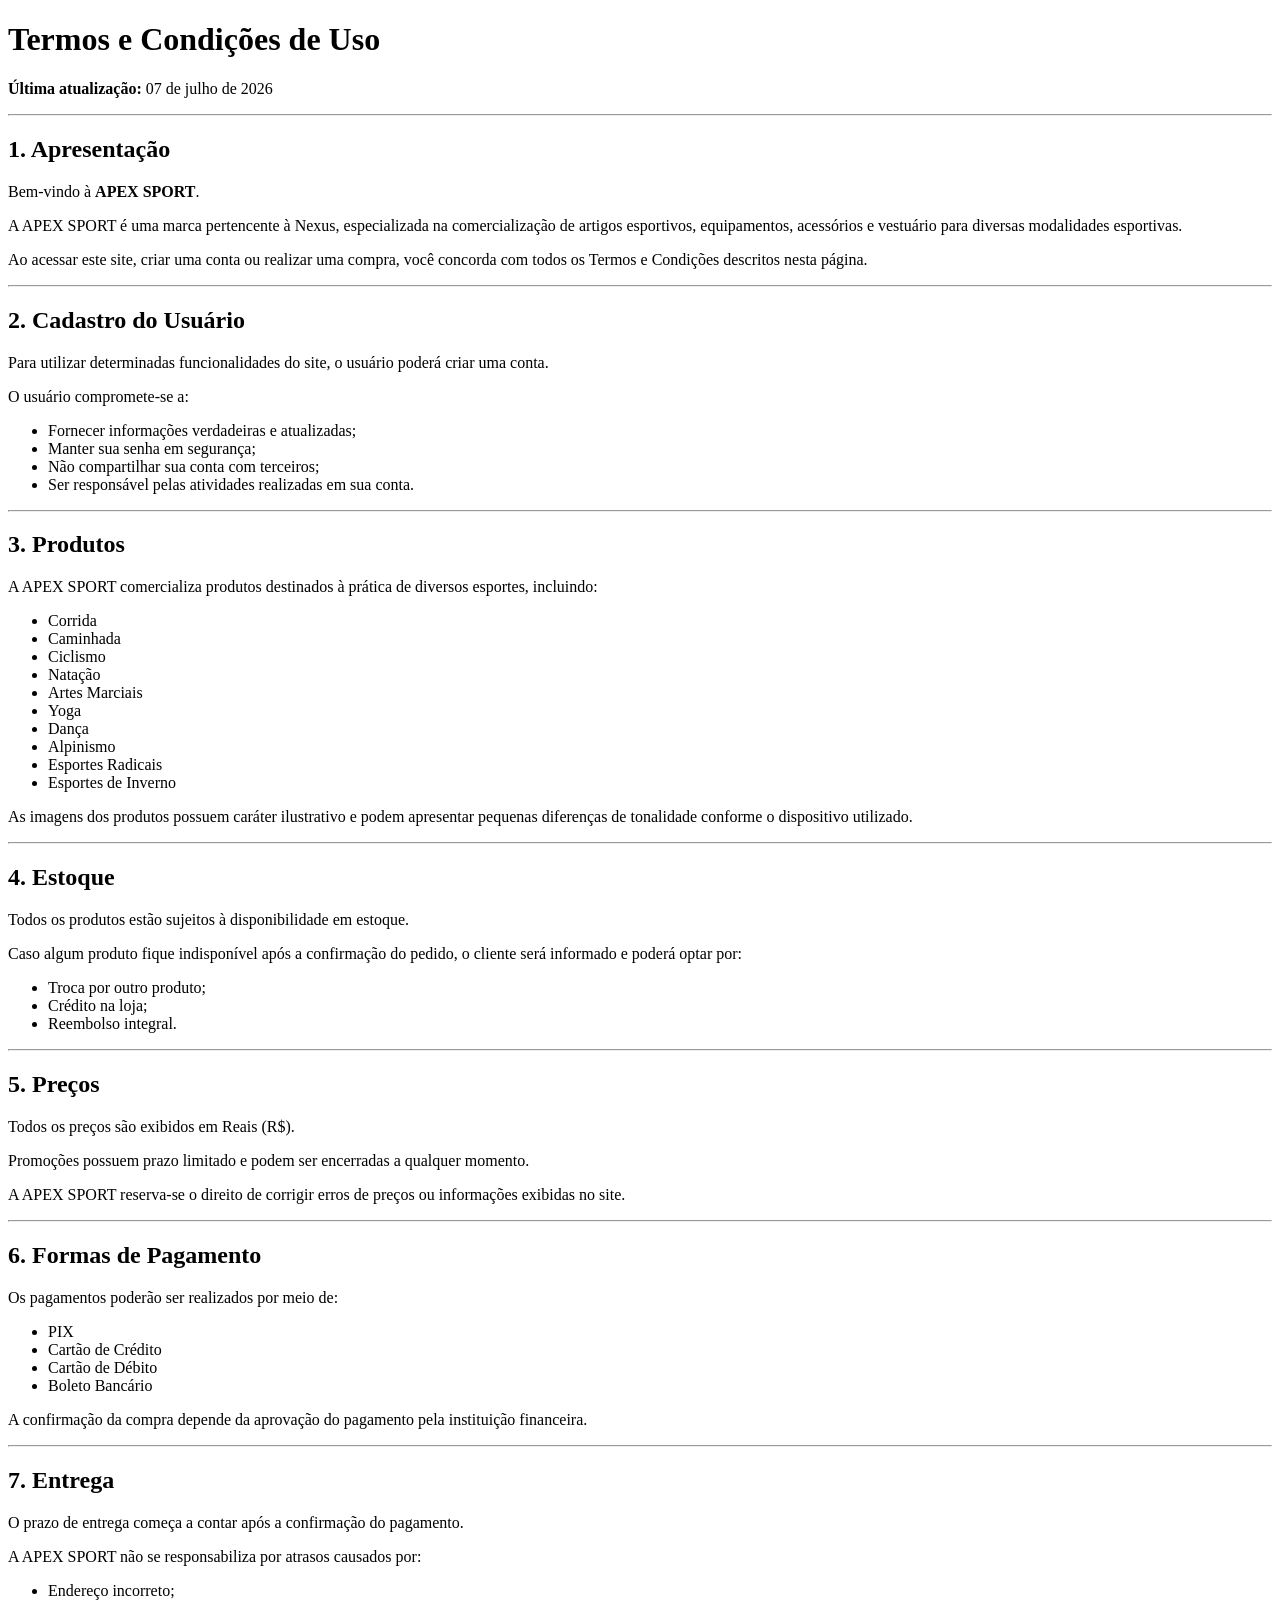
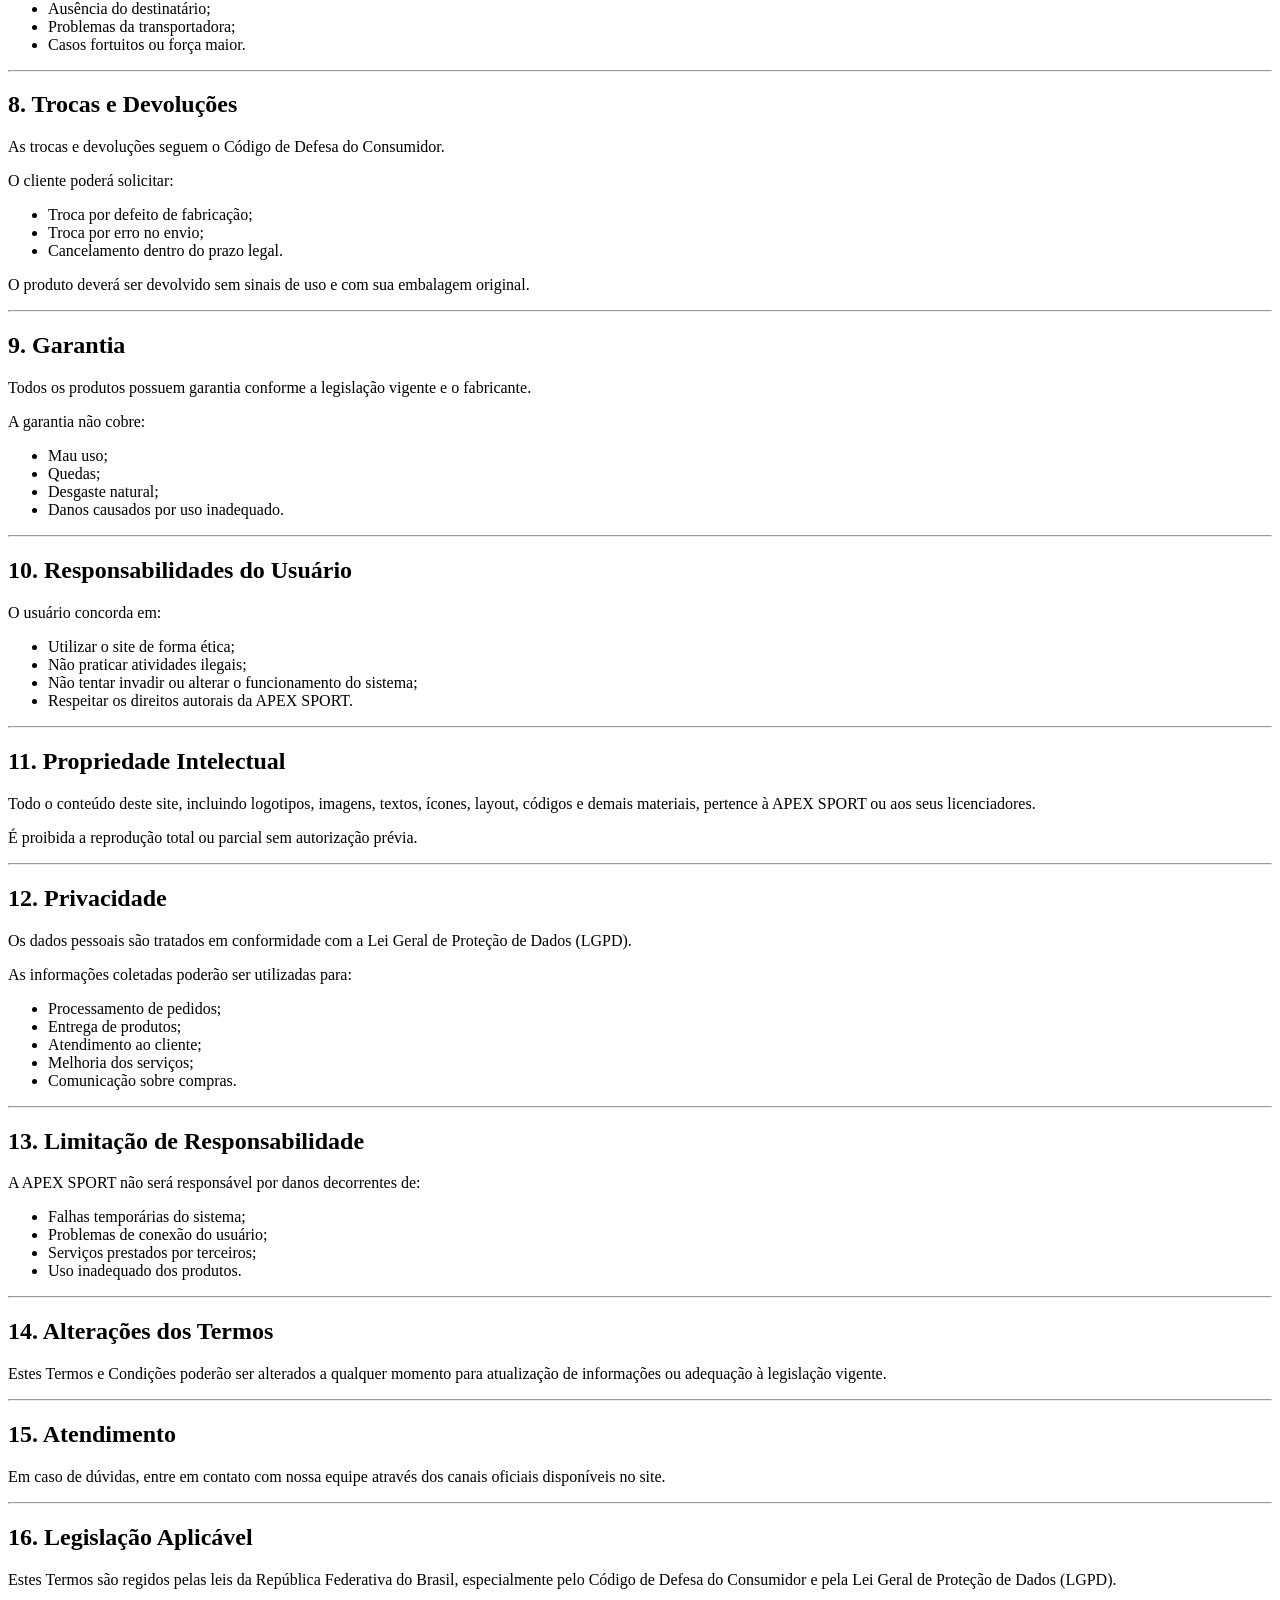
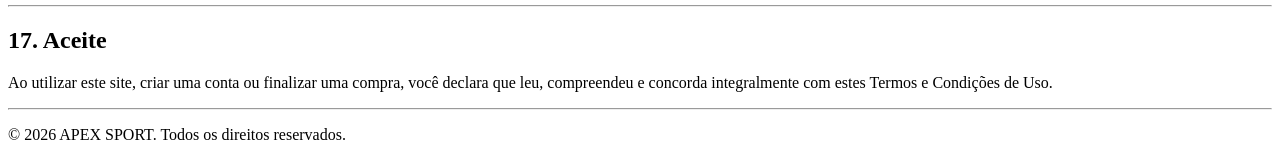
<file: termos da loja.html>
<!DOCTYPE html>
<html lang="pt-BR">

<head>
    <meta charset="UTF-8">
    <meta name="viewport" content="width=device-width, initial-scale=1.0">
    <title>APEX SPORT - Termos e Condições</title>
</head>

<body>

    <header>
        <h1>Termos e Condições de Uso</h1>
        <p><strong>Última atualização:</strong> 07 de julho de 2026</p>
        <hr>
    </header>

    <main>

        <section>
            <h2>1. Apresentação</h2>
            <p>
                Bem-vindo à <strong>APEX SPORT</strong>.
            </p>

            <p>
                A APEX SPORT é uma marca pertencente à Nexus, especializada na comercialização
                de artigos esportivos, equipamentos, acessórios e vestuário para diversas modalidades esportivas.
            </p>

            <p>
                Ao acessar este site, criar uma conta ou realizar uma compra, você concorda
                com todos os Termos e Condições descritos nesta página.
            </p>
        </section>

        <hr>

        <section>
            <h2>2. Cadastro do Usuário</h2>

            <p>Para utilizar determinadas funcionalidades do site, o usuário poderá criar uma conta.</p>

            <p>O usuário compromete-se a:</p>

            <ul>
                <li>Fornecer informações verdadeiras e atualizadas;</li>
                <li>Manter sua senha em segurança;</li>
                <li>Não compartilhar sua conta com terceiros;</li>
                <li>Ser responsável pelas atividades realizadas em sua conta.</li>
            </ul>
        </section>

        <hr>

        <section>
            <h2>3. Produtos</h2>

            <p>
                A APEX SPORT comercializa produtos destinados à prática de diversos esportes,
                incluindo:
            </p>

            <ul>
                <li>Corrida</li>
                <li>Caminhada</li>
                <li>Ciclismo</li>
                <li>Natação</li>
                <li>Artes Marciais</li>
                <li>Yoga</li>
                <li>Dança</li>
                <li>Alpinismo</li>
                <li>Esportes Radicais</li>
                <li>Esportes de Inverno</li>
            </ul>

            <p>
                As imagens dos produtos possuem caráter ilustrativo e podem apresentar pequenas
                diferenças de tonalidade conforme o dispositivo utilizado.
            </p>
        </section>

        <hr>

        <section>
            <h2>4. Estoque</h2>

            <p>
                Todos os produtos estão sujeitos à disponibilidade em estoque.
            </p>

            <p>
                Caso algum produto fique indisponível após a confirmação do pedido,
                o cliente será informado e poderá optar por:
            </p>

            <ul>
                <li>Troca por outro produto;</li>
                <li>Crédito na loja;</li>
                <li>Reembolso integral.</li>
            </ul>
        </section>

        <hr>

        <section>
            <h2>5. Preços</h2>

            <p>
                Todos os preços são exibidos em Reais (R$).
            </p>

            <p>
                Promoções possuem prazo limitado e podem ser encerradas a qualquer momento.
            </p>

            <p>
                A APEX SPORT reserva-se o direito de corrigir erros de preços ou informações
                exibidas no site.
            </p>
        </section>

        <hr>

        <section>
            <h2>6. Formas de Pagamento</h2>

            <p>Os pagamentos poderão ser realizados por meio de:</p>

            <ul>
                <li>PIX</li>
                <li>Cartão de Crédito</li>
                <li>Cartão de Débito</li>
                <li>Boleto Bancário</li>
            </ul>

            <p>
                A confirmação da compra depende da aprovação do pagamento pela instituição financeira.
            </p>
        </section>

        <hr>

        <section>
            <h2>7. Entrega</h2>

            <p>
                O prazo de entrega começa a contar após a confirmação do pagamento.
            </p>

            <p>
                A APEX SPORT não se responsabiliza por atrasos causados por:
            </p>

            <ul>
                <li>Endereço incorreto;</li>
                <li>Ausência do destinatário;</li>
                <li>Problemas da transportadora;</li>
                <li>Casos fortuitos ou força maior.</li>
            </ul>
        </section>

        <hr>

        <section>
            <h2>8. Trocas e Devoluções</h2>

            <p>
                As trocas e devoluções seguem o Código de Defesa do Consumidor.
            </p>

            <p>O cliente poderá solicitar:</p>

            <ul>
                <li>Troca por defeito de fabricação;</li>
                <li>Troca por erro no envio;</li>
                <li>Cancelamento dentro do prazo legal.</li>
            </ul>

            <p>
                O produto deverá ser devolvido sem sinais de uso e com sua embalagem original.
            </p>
        </section>

        <hr>

        <section>
            <h2>9. Garantia</h2>

            <p>
                Todos os produtos possuem garantia conforme a legislação vigente e o fabricante.
            </p>

            <p>A garantia não cobre:</p>

            <ul>
                <li>Mau uso;</li>
                <li>Quedas;</li>
                <li>Desgaste natural;</li>
                <li>Danos causados por uso inadequado.</li>
            </ul>
        </section>

        <hr>

        <section>
            <h2>10. Responsabilidades do Usuário</h2>

            <p>O usuário concorda em:</p>

            <ul>
                <li>Utilizar o site de forma ética;</li>
                <li>Não praticar atividades ilegais;</li>
                <li>Não tentar invadir ou alterar o funcionamento do sistema;</li>
                <li>Respeitar os direitos autorais da APEX SPORT.</li>
            </ul>
        </section>

        <hr>

        <section>
            <h2>11. Propriedade Intelectual</h2>

            <p>
                Todo o conteúdo deste site, incluindo logotipos, imagens, textos,
                ícones, layout, códigos e demais materiais, pertence à APEX SPORT
                ou aos seus licenciadores.
            </p>

            <p>
                É proibida a reprodução total ou parcial sem autorização prévia.
            </p>
        </section>

        <hr>

        <section>
            <h2>12. Privacidade</h2>

            <p>
                Os dados pessoais são tratados em conformidade com a Lei Geral de
                Proteção de Dados (LGPD).
            </p>

            <p>As informações coletadas poderão ser utilizadas para:</p>

            <ul>
                <li>Processamento de pedidos;</li>
                <li>Entrega de produtos;</li>
                <li>Atendimento ao cliente;</li>
                <li>Melhoria dos serviços;</li>
                <li>Comunicação sobre compras.</li>
            </ul>
        </section>

        <hr>

        <section>
            <h2>13. Limitação de Responsabilidade</h2>

            <p>
                A APEX SPORT não será responsável por danos decorrentes de:
            </p>

            <ul>
                <li>Falhas temporárias do sistema;</li>
                <li>Problemas de conexão do usuário;</li>
                <li>Serviços prestados por terceiros;</li>
                <li>Uso inadequado dos produtos.</li>
            </ul>
        </section>

        <hr>

        <section>
            <h2>14. Alterações dos Termos</h2>

            <p>
                Estes Termos e Condições poderão ser alterados a qualquer momento
                para atualização de informações ou adequação à legislação vigente.
            </p>
        </section>

        <hr>

        <section>
            <h2>15. Atendimento</h2>

            <p>
                Em caso de dúvidas, entre em contato com nossa equipe através dos
                canais oficiais disponíveis no site.
            </p>
        </section>

        <hr>

        <section>
            <h2>16. Legislação Aplicável</h2>

            <p>
                Estes Termos são regidos pelas leis da República Federativa do Brasil,
                especialmente pelo Código de Defesa do Consumidor e pela Lei Geral de
                Proteção de Dados (LGPD).
            </p>
        </section>

        <hr>

        <section>
            <h2>17. Aceite</h2>

            <p>
                Ao utilizar este site, criar uma conta ou finalizar uma compra,
                você declara que leu, compreendeu e concorda integralmente com
                estes Termos e Condições de Uso.
            </p>
        </section>

    </main>

    <footer>
        <hr>
        <p>&copy; 2026 APEX SPORT. Todos os direitos reservados.</p>
    </footer>
    
</body>

</html>
</file>
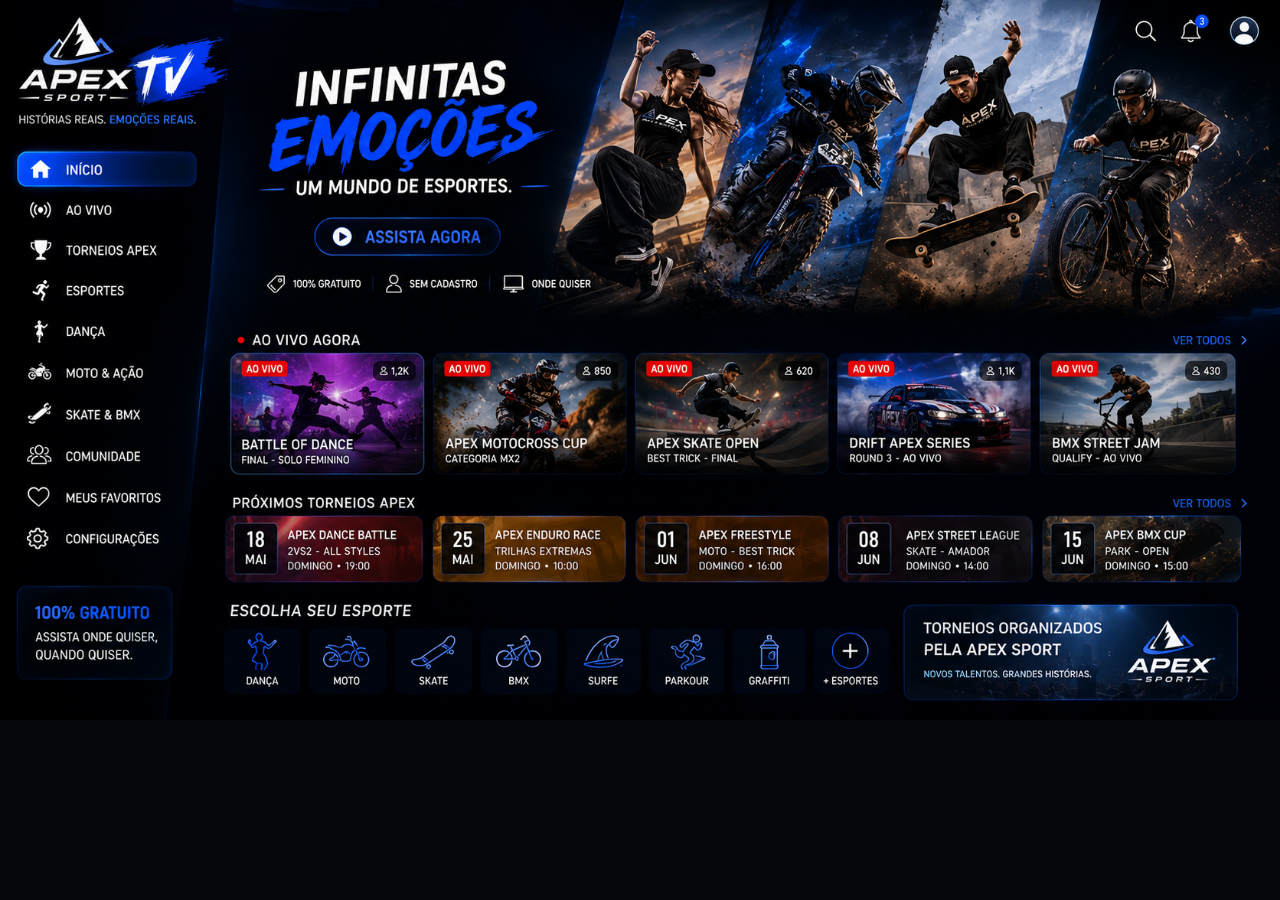
<file: paginas/Apex_tv.html>
<!DOCTYPE html>
<html lang="pt-BR">

<head>
    <meta charset="UTF-8">
    <meta name="viewport" content="width=device-width, initial-scale=1.0">
    <title>Apex Sport TV</title>

    <link rel="stylesheet" href="../css/style_banner.css">
</head>

<body>

    <div class="banner">
        <img src="../imagens/ChatGPT Image 7 de jul. de 2026, 15_47_55.png"
            alt="Apex Sport TV">
    </div>

</body>
</html>
</file>
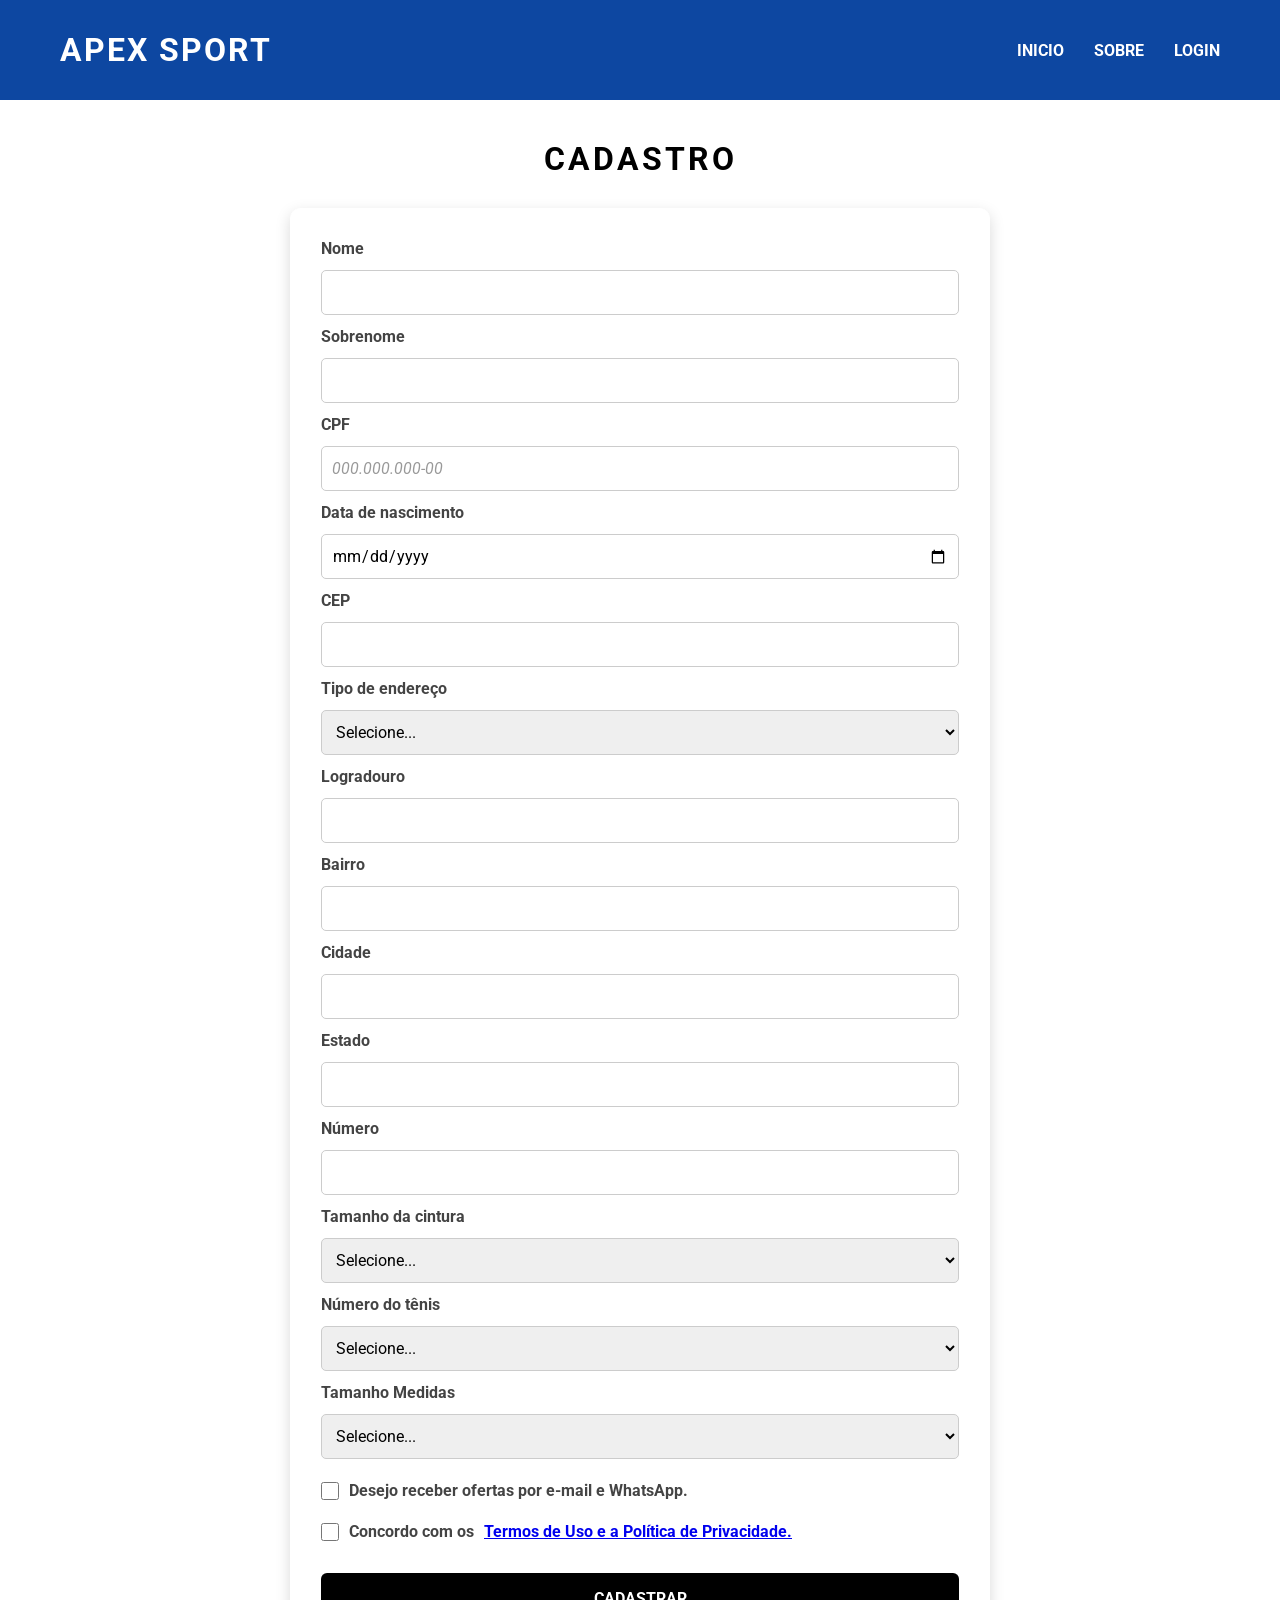
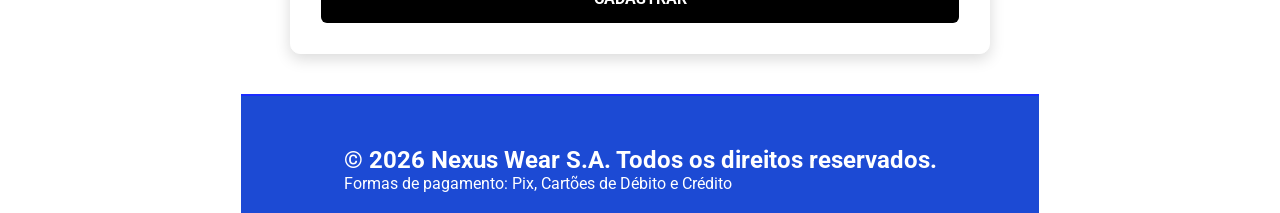
<file: paginas/cadastro.html>
<!DOCTYPE html>
<html lang="pt-br">

<head>
  <meta charset="UTF-8">
  <meta name="viewport" content="width=device-width, initial-scale=1.0">
  <title>APEX SPORT</title>

  <link rel="stylesheet" href="../css/style_sobre.css">
</head>

<body>
  <main id="geral">
    <header id="cabecalho">
      <div id="divlogo">
        APEX SPORT
      </div>

      <nav id="menu">
        <ul>
          <li><a href="../index.html">Inicio</a></li>
          <li><a href="sobre.html">Sobre</a></li>
          <li><a href="login.html">Login</a></li> 
          
          
        </ul>
      </nav>

    </header>
    

    <section id="form">

      <h3>Cadastro</h3>

      <form id="form-cadastro">

        <label for="nome">Nome</label>
        <input type="text" id="nome" name="nome" class="input001" required maxlength="20">
    
        <label for="sobrenome">Sobrenome</label>
        <input type="text" id="sobrenome" name="sobrenome" class="input001" required maxlength="60">
    
        <label for="cpf">CPF</label>
        <input type="text" id="cpf" name="cpf" class="input001"
            maxlength="14" placeholder="000.000.000-00" required>
    
        <label for="data-nascimento">Data de nascimento</label>
        <input type="date" id="data-nascimento" name="data-nascimento"
            class="input001" required>
    
        <label for="cep">CEP</label>
        <input type="text" id="cep" name="cep" class="input002"
            maxlength="8" inputmode="numeric" required>
    
        <label for="tipo-logradouro">Tipo de endereço</label>
        <select id="tipo-logradouro" name="tipo-logradouro" class="input001" required>
            <option value="">Selecione...</option>
            <option value="Rua">Rua</option>
            <option value="Avenida">Avenida</option>
            <option value="Travessa">Travessa</option>
            <option value="Alameda">Alameda</option>
            <option value="Praça">Praça</option>
            <option value="Rodovia">Rodovia</option>
            <option value="Estrada">Estrada</option>
            <option value="Vila">Vila</option>
        </select>
    
        <label for="logradouro">Logradouro</label>
        <input type="text" id="logradouro" name="logradouro"
            class="input002" maxlength="100" required>
            <label for="bairro">Bairro</label>
<input type="text" id="bairro" name="bairro"
    class="input002" maxlength="80" required>

<label for="cidade">Cidade</label>
<input type="text" id="cidade" name="cidade"
    class="input001" maxlength="60" required>

<label for="estado">Estado</label>
<input type="text" id="estado" name="estado"
    class="input001" maxlength="2" required>
            
    
        <label for="numero">Número</label>
        <input type="text" id="numero" name="numero"
            class="input001" maxlength="10" required>
    
        <label for="cintura">Tamanho da cintura</label>
        <select id="cintura" name="cintura" class="input001" required>
            <option value="">Selecione...</option>
            <option>34</option>
            <option>36</option>
            <option>38</option>
            <option>40</option>
            <option>42</option>
            <option>44</option>
            <option>46</option>
            <option>48</option>
            <option>50</option>
            <option>52</option>
            <option>54</option>
            <option>56</option>
            <option>58</option>
            <option>60</option>
        </select>
    
        <label for="tenis">Número do tênis</label>
        <select id="tenis" name="tenis" class="input001" required>
            <option value="">Selecione...</option>
            <option>33</option>
            <option>34</option>
            <option>35</option>
            <option>36</option>
            <option>37</option>
            <option>38</option>
            <option>39</option>
            <option>40</option>
            <option>41</option>
            <option>42</option>
            <option>43</option>
            <option>44</option>
            <option>45</option>
            <option>46</option>
            <option>47</option>
            <option>48</option>
        </select>

        <label for="tamanho">Tamanho Medidas</label>
        <select id="tamanho" name="tamanho" class="input001" required>
            <option value="">Selecione...</option>
            <option>P</option>
            <option>M</option>
            <option>G</option>
            <option>GG</option>
            
        </select>
    
        <div class="checkbox-group">
            <label>
                <input type="checkbox" id="ofertas" name="ofertas">
                Desejo receber ofertas por e-mail e WhatsApp.
            </label>
        </div>
    
        <div class="checkbox-group">
            <label>
                <input type="checkbox" id="termos" name="termos" required>
                Concordo com os <a href="../termos-da-loja.html">Termos de Uso e a Política de Privacidade.</a>
            </label>

        </div>

        <button type="submit">Cadastrar</button>

        

    </form>
    <script src="../js/cadastro_cep.js"></script>
      


                  </section>


                  <footer id="rodape">
                    <h2>&copy; 2026 Nexus Wear S.A. Todos os direitos reservados.</h2>
                    <p>Formas de pagamento: Pix, Cartões de Débito e Crédito</p>
                  </footer>
  </main>

</body>

</html>
</file>
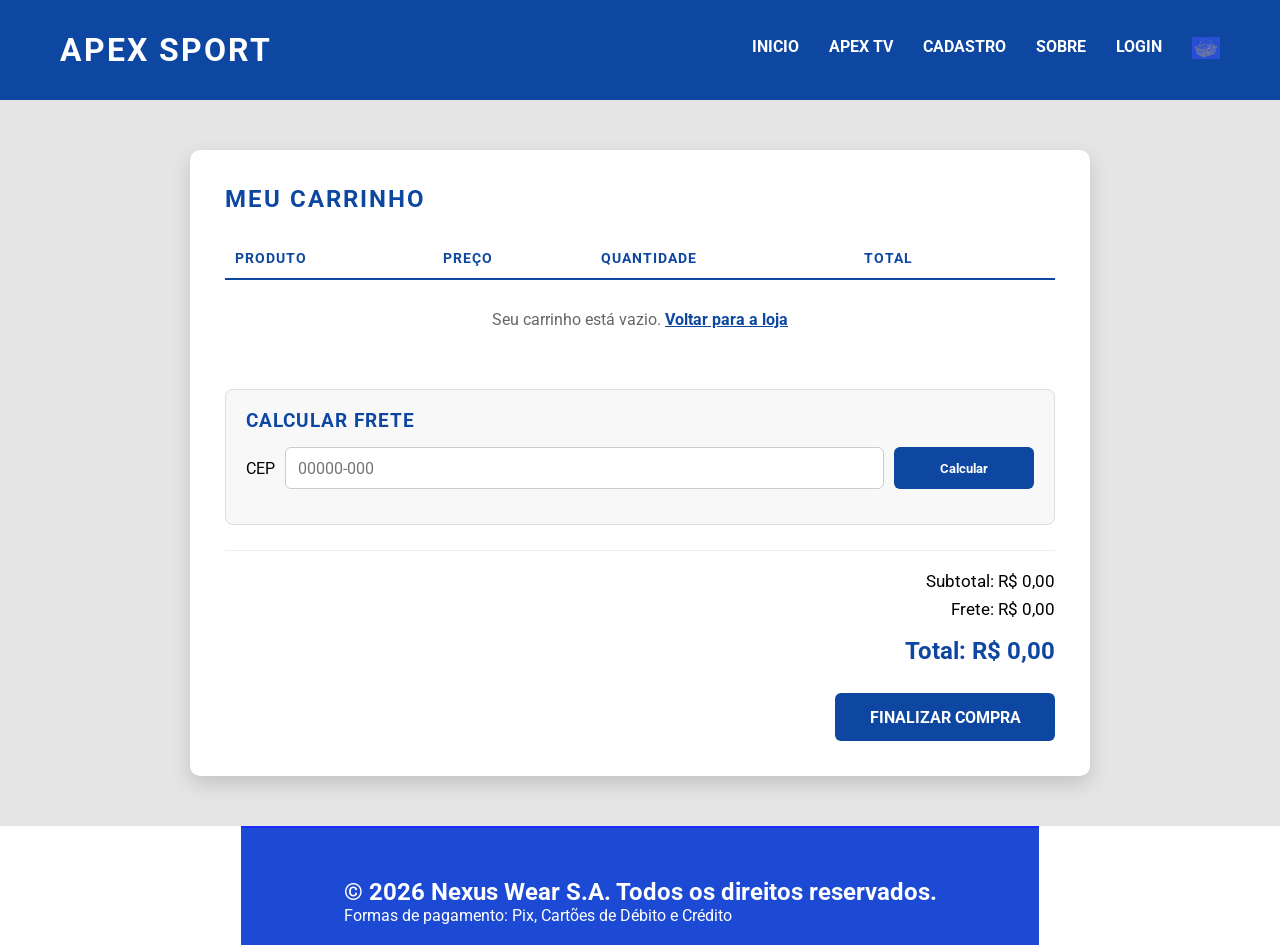
<file: paginas/carrinho.html>
<!DOCTYPE html>
<html lang="pt-br">

<head>
  <meta charset="UTF-8">
  <meta name="viewport" content="width=device-width, initial-scale=1.0">
  <title>APEX SPORT - Carrinho</title>

  <link rel="stylesheet" href="../css/style_estrutura.css">
  <link rel="stylesheet" href="../css/style_carrinho.css">
</head>

<body>
  <main id="geral">
    <header id="cabecalho">
      <div id="divlogo">
        APEX SPORT
      </div>

      <nav id="menu">
        <ul>
          <li><a href="../index.html">Inicio</a></li>
          <li><a href="Apex_tv.html">Apex TV</a></li>
          <li><a href="cadastro.html">Cadastro</a></li>
          <li><a href="sobre.html">Sobre</a></li>
          <li><a href="login.html">Login</a></li>
          <li><a href="carrinho.html"><img src="../imagens/ChatGPT Image 6 de jul. de 2026, 14_37_22.png" alt="Carrinho"></a></li>
        </ul>
      </nav>
    </header>

    <section id="carrinho">

      <div class="container-carrinho">

        <h1>Meu Carrinho</h1>

        <table>
          <thead>
            <tr>
              <th>Produto</th>
              <th>Preço</th>
              <th>Quantidade</th>
              <th>Total</th>
              <th></th>
            </tr>
          </thead>

          <tbody id="listaCarrinho">
          </tbody>
        </table>

        <p id="carrinhoVazio" class="carrinho-vazio" style="display:none;">
          Seu carrinho está vazio.
          <a href="../index.html">Voltar para a loja</a>
        </p>

        <!-- Cálculo do CEP -->
        <div class="cep-box">

          <h3>Calcular Frete</h3>

          <div class="cep-form">

            <label for="cep">CEP</label>

            <input
              type="text"
              id="cep"
              placeholder="00000-000"
              maxlength="9">

            <button id="btnCep">
              Calcular
            </button>

          </div>

          <p id="resultadoCep"></p>

        </div>

        <!-- Resumo -->
        <div class="resumo">

          <p>Subtotal:
            <span id="subtotal">R$ 0,00</span>
          </p>

          <p>Frete:
            <span id="frete">R$ 0,00</span>
          </p>

          <h2>Total:
            <span id="total">R$ 0,00</span>
          </h2>

          <button class="finalizar">
            Finalizar Compra
          </button>

        </div>

      </div>

    </section>

    <footer id="rodape">
      <h2>&copy; 2026 Nexus Wear S.A. Todos os direitos reservados.</h2>
      <p>Formas de pagamento: Pix, Cartões de Débito e Crédito</p>
    </footer>
  </main>

  <script src="../script.js"></script>
</body>

</html>
</file>
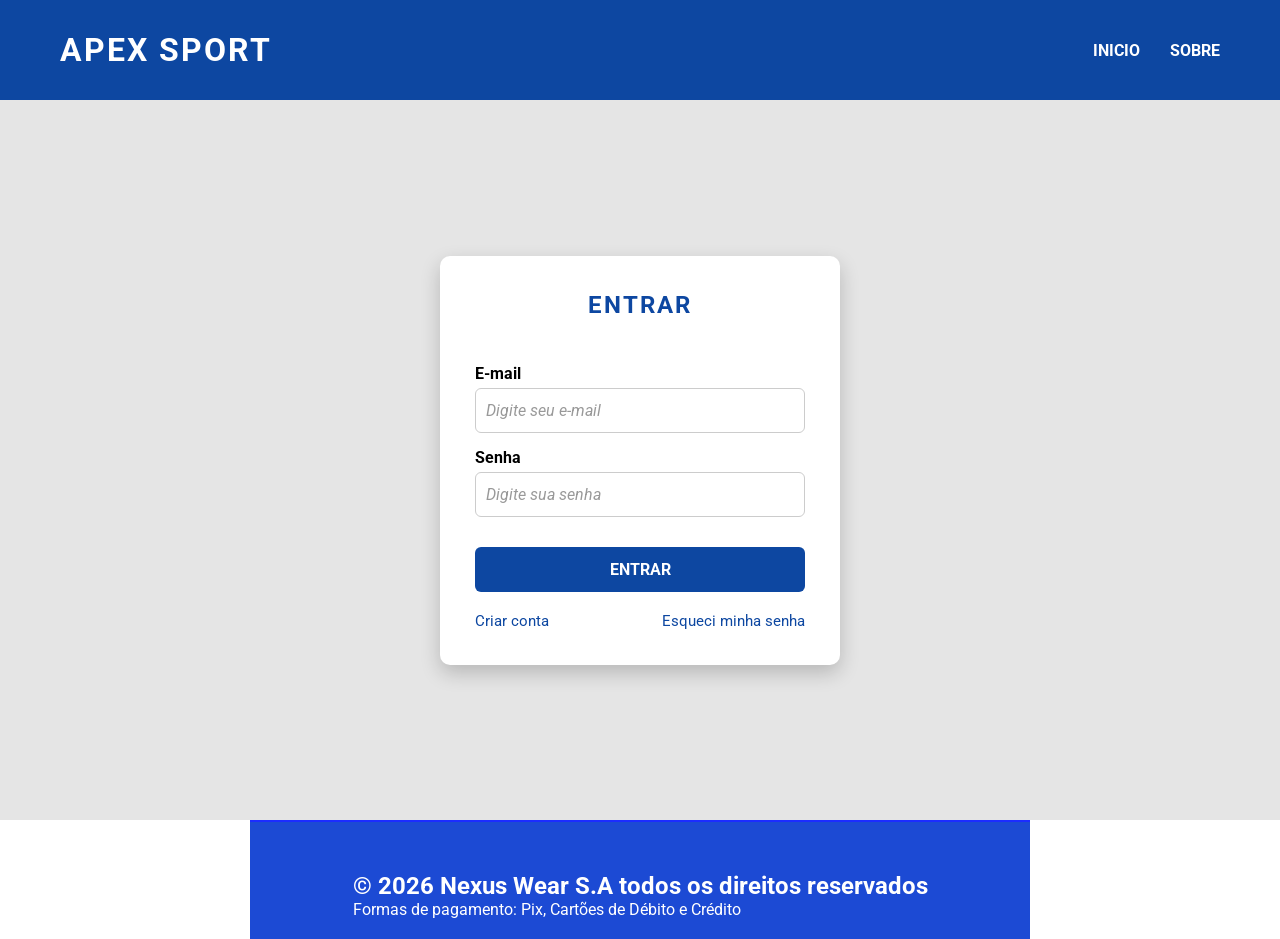
<file: paginas/login.html>
<!DOCTYPE html>
<html lang="pt-br">

<head>
  <meta charset="UTF-8">
  <meta name="viewport" content="width=device-width, initial-scale=1.0">
  <title>APEX SPORT</title>

  <link rel="stylesheet" href="../css/style_estrutura.css">
  <link rel="stylesheet" href="../css/style_login.css">
</head>

<body>
  <main id="geral">
    <header id="cabecalho">
      <div id="divlogo">
        APEX SPORT
      </div>

      <nav id="menu">
        <ul>
          <li><a href="../index.html">Inicio</a></li>
          <li><a href="sobre.html">Sobre</a></li>
        </ul>
      </nav>
    </header>

    <section id="login">

        <div id="login-box">

            <h2>Entrar</h2>

            <form id="form-login">

                <label for="email">E-mail</label>
                <input type="email" id="email" placeholder="Digite seu e-mail">

                <label for="senha">Senha</label>
                <input type="password" id="senha" placeholder="Digite sua senha">

                <button type="submit">Entrar</button>

                <div class="links-login">
                    <a href="cadastro.html">Criar conta</a>
                    <a href="#">Esqueci minha senha</a>
                </div>

            </form>

        </div>

    </section>

    <footer id="rodape">
        <h2>&copy; 2026 Nexus Wear S.A todos os direitos reservados</h2>
        <p>Formas de pagamento: Pix, Cartões de Débito e Crédito</p>
    </footer>

  </main>

</body>

</html>
</file>
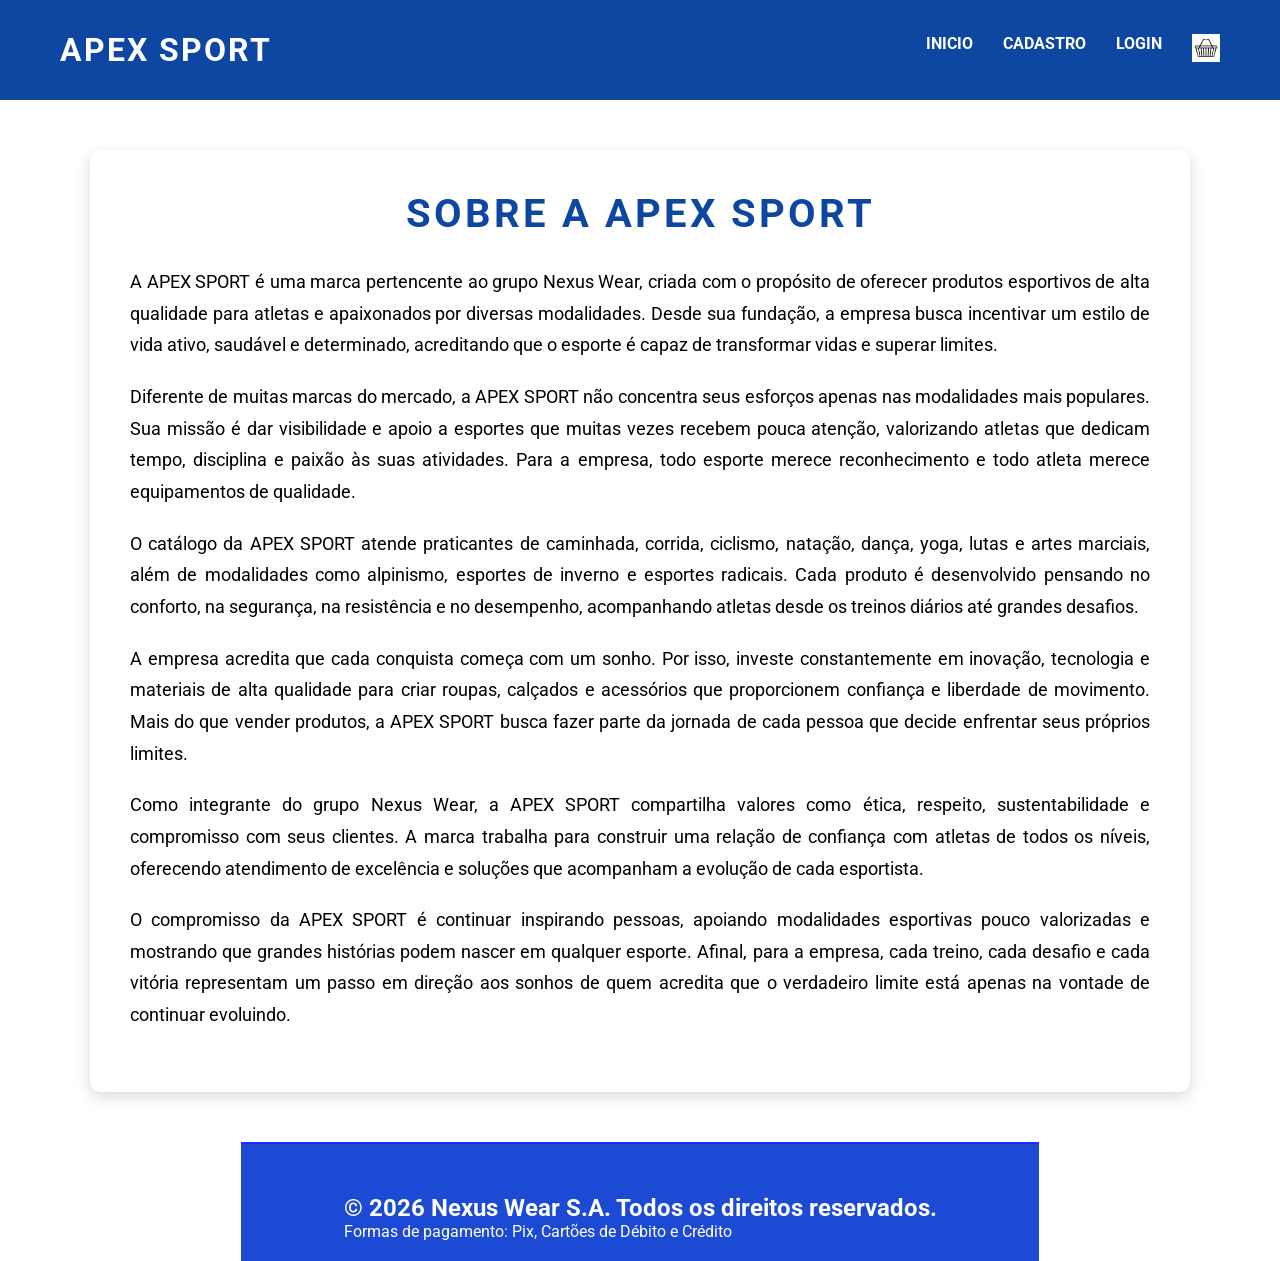
<file: paginas/sobre.html>
<!DOCTYPE html>
<html lang="pt-br">

<head>
  <meta charset="UTF-8">
  <meta name="viewport" content="width=device-width, initial-scale=1.0">
  <title>APEX SPORT</title>

  <link rel="stylesheet" href="../css/style_sobre.css">
</head>

<body>
  <main id="geral">
    <header id="cabecalho">
      <div id="divlogo">
        APEX SPORT
      </div>

      <nav id="menu">
        <ul>
          <li><a href="../index.html">Inicio</a></li>
          <li><a href="cadastro.html">Cadastro</a></li>
          <li><a href="login.html">Login</a></li>
          <li><a href="carrinho.html"><img src="../imagens/ChatGPT Image 3 de jul. de 2026, 14_03_49.png" alt="Carrinho"></a></li>
        </ul>
      </nav>

    </header>
    

                  <section id="sobre">
                    <div id="conteudo-sobre">
                      <h1>Sobre a APEX SPORT</h1>

                      <p>
                        A APEX SPORT é uma marca pertencente ao grupo Nexus Wear, criada com o propósito de oferecer produtos esportivos de alta qualidade para atletas e apaixonados por diversas modalidades. Desde sua fundação, a empresa busca incentivar um estilo de vida ativo, saudável e determinado, acreditando que o esporte é capaz de transformar vidas e superar limites.
                      </p>

                      <p>
                        Diferente de muitas marcas do mercado, a APEX SPORT não concentra seus esforços apenas nas modalidades mais populares. Sua missão é dar visibilidade e apoio a esportes que muitas vezes recebem pouca atenção, valorizando atletas que dedicam tempo, disciplina e paixão às suas atividades. Para a empresa, todo esporte merece reconhecimento e todo atleta merece equipamentos de qualidade.
                      </p>

                      <p>
                        O catálogo da APEX SPORT atende praticantes de caminhada, corrida, ciclismo, natação, dança, yoga, lutas e artes marciais, além de modalidades como alpinismo, esportes de inverno e esportes radicais. Cada produto é desenvolvido pensando no conforto, na segurança, na resistência e no desempenho, acompanhando atletas desde os treinos diários até grandes desafios.
                      </p>

                      <p>
                        A empresa acredita que cada conquista começa com um sonho. Por isso, investe constantemente em inovação, tecnologia e materiais de alta qualidade para criar roupas, calçados e acessórios que proporcionem confiança e liberdade de movimento. Mais do que vender produtos, a APEX SPORT busca fazer parte da jornada de cada pessoa que decide enfrentar seus próprios limites.
                      </p>

                      <p>
                        Como integrante do grupo Nexus Wear, a APEX SPORT compartilha valores como ética, respeito, sustentabilidade e compromisso com seus clientes. A marca trabalha para construir uma relação de confiança com atletas de todos os níveis, oferecendo atendimento de excelência e soluções que acompanham a evolução de cada esportista.
                      </p>

                      <p>
                        O compromisso da APEX SPORT é continuar inspirando pessoas, apoiando modalidades esportivas pouco valorizadas e mostrando que grandes histórias podem nascer em qualquer esporte. Afinal, para a empresa, cada treino, cada desafio e cada vitória representam um passo em direção aos sonhos de quem acredita que o verdadeiro limite está apenas na vontade de continuar evoluindo.
                      </p>
                    </div>
                  </section>


                  <footer id="rodape">
                    <h2>&copy; 2026 Nexus Wear S.A. Todos os direitos reservados.</h2>
                    <p>Formas de pagamento: Pix, Cartões de Débito e Crédito</p>
                  </footer>
  </main>

</body>

</html>
</file>
<file: css/style_banner.css>
body{
    margin:0;
    padding:0;
    background:#05070d;
    overflow-x:hidden;
}

.banner{
    width:100vw;
    margin-left:calc(50% - 50vw);
    display:flex;
    justify-content:center;
}

.banner img{
    width:100%;
    max-width:1600px;
    height:auto;
    display:block;
}
</file>
<file: css/style_sobre.css>
@import url(style_formulario.css);
/*=============================
        PÁGINA SOBRE
==============================*/

#sobre{
    width: 100%;
    display: flex;
    justify-content: center;
    padding: 50px 20px;
    background-color: var(--cor02);
}

#conteudo-sobre{
    width: 100%;
    max-width: 1100px;
    background-color: #ffffff;
    border-radius: 10px;
    padding: 40px;
    box-shadow: 0px 5px 15px rgba(0,0,0,.15);
}

#conteudo-sobre h1{
    font-size: 2.5em;
    color: var(--cor01);
    text-align: center;
    margin-bottom: 30px;
    text-transform: uppercase;
    letter-spacing: 3px;
}

#conteudo-sobre h2{
    font-size: 1.6em;
    color: var(--cor04);
    margin: 30px 0 15px;
}

#conteudo-sobre p{
    font-size: 1.1em;
    color: var(--cor03);
    line-height: 1.8;
    text-align: justify;
    margin-bottom: 20px;
}

#conteudo-sobre img{
    width: 100%;
    max-width: 450px;
    display: block;
    margin: 30px auto;
    border-radius: 10px;
}

/*=============================
        MISSÃO, VISÃO E VALORES
==============================*/

#cards-sobre{
    display: grid;
    grid-template-columns: repeat(3, 1fr);
    gap: 25px;
    margin-top: 40px;
}

.card-sobre{
    background-color: #ffffff;
    border: 1px solid #ddd;
    border-top: 6px solid var(--cor01);
    border-radius: 10px;
    padding: 25px;
    transition: .3s;
}

.card-sobre:hover{
    transform: translateY(-5px);
    box-shadow: 0px 8px 18px rgba(0,0,0,.2);
}

.card-sobre h3{
    text-align: center;
    color: var(--cor04);
    margin-bottom: 15px;
    font-size: 1.4em;
}

.card-sobre p{
    text-align: justify;
    line-height: 1.6;
}

/*=============================
        BANNER
==============================*/

#banner-sobre{
    width: 100%;
    height: 350px;
    background: linear-gradient(rgba(0,0,0,.5), rgba(0,0,0,.5)),
                url("../imagens/banner-sobre.jpg");
    background-size: cover;
    background-position: center;
    display: flex;
    justify-content: center;
    align-items: center;
}

#banner-sobre h1{
    color: white;
    font-size: 3em;
    text-transform: uppercase;
    letter-spacing: 5px;
}

/*=============================
        RESPONSIVIDADE
==============================*/

@media(max-width:900px){

    #cards-sobre{
        grid-template-columns: 1fr;
    }

    #conteudo-sobre{
        padding: 25px;
    }

    #conteudo-sobre h1{
        font-size: 2em;
    }

    #banner-sobre{
        height: 250px;
    }

    #banner-sobre h1{
        font-size: 2em;
    }

}
</file>
<file: css/style_estrutura.css>
@import url('https://fonts.googleapis.com/css2?family=Roboto:ital,wght@0,100..900;1,100..900&display=swap');
.banner-tv{
    grid-column: 1 / 4; /* ocupa as 3 colunas */
    position: relative;
    width: 100%;
    display: flex;
    justify-content: center;
    align-items: center;
    margin: 20px 0;
}

.banner-tv a{
    width: 100%;
    display: block;
}

.banner-tv img{
    width: 100%;
    max-width: 1200px;
    height: auto;
    display: block;
    border-radius: 12px;
    transition: .3s;
}

.banner-tv img:hover{
    transform: scale(1.01);
}

.fechar-banner{
    position: absolute;
    top: 15px;
    right: 15px;
    width: 38px;
    height: 38px;
    border: none;
    border-radius: 50%;
    background: rgba(0,0,0,.8);
    color: white;
    font-size: 28px;
    font-weight: bold;
    cursor: pointer;
    z-index: 1000;
}

@import url('https://fonts.googleapis.com/css2?family=Roboto:ital,wght@0,100..900;1,100..900&display=swap');

/*=============================
        CONFIGURAÇÕES GERAIS
==============================*/

*{
    margin: 0;
    padding: 0;
    box-sizing: border-box;
    font-family: Roboto, sans-serif;
}

/*=============================
        CORES DO SITE
==============================*/

:root{
    --cor01:#0d47a1;     /* Azul */
    --cor02:#ffffff;     /* Branco */
    --cor03:#000000;     /* Preto */
    --cor04:#6d4c41;     /* Marrom */
    --cor05:#e5e5e5;     /* Cinza Claro */
}

/*=============================
        GERAL
==============================*/

#geral{
    width:100%;
    display:flex;
    flex-direction:column;
    align-items:center;
}

/*=============================
        CABEÇALHO
==============================*/

#cabecalho{
    width:100%;
    height:100px;
    display:flex;
    justify-content:space-between;
    align-items:center;
    padding:20px 60px;
    background:var(--cor01);
    color:var(--cor02);
}

#divlogo{
    font-size:2em;
    font-weight:bold;
    letter-spacing:2px;
}

/*=============================
            MENU
==============================*/

#menu ul{
    display:flex;
    gap:30px;
    list-style:none;
}

#menu ul img{
    width:28px;
}

#menu a{
    color:var(--cor02);
    text-decoration:none;
    text-transform:uppercase;
    font-weight:bold;
    transition:.3s;
}

#menu a:hover{
    color:var(--cor04);
}

/*=============================
        PESQUISA
==============================*/

#pesquisa{
    width:100%;
    background:var(--cor05);
    padding:30px;
    display:flex;
    justify-content:center;
}

#pesquisa input{
    width:600px;
    height:45px;
    border-radius:8px;
    border:1px solid #ccc;
    padding:10px;
    outline:none;
    font-size:1em;
}

#pesquisa input::placeholder{
    color:#888;
}

/*=============================
      SEÇÕES / CATEGORIAS
==============================*/

#secoes-produtos{
    width:1200px;
    margin:20px auto 0;
}

#menu-secoes{
    display:flex;
    flex-wrap:wrap;
    gap:12px;
    list-style:none;
    justify-content:center;
    padding:6px;
}

#menu-secoes .lnk-secao{
    display:inline-flex;
    align-items:center;
    padding:9px 22px;
    border:2px solid var(--cor01);
    border-radius:30px;
    background:var(--cor02);
    color:var(--cor01);
    text-decoration:none;
    text-transform:uppercase;
    font-weight:bold;
    font-size:.85em;
    letter-spacing:.5px;
    cursor:pointer;
    transition:background .25s, color .25s, transform .15s, box-shadow .25s;
}

#menu-secoes .lnk-secao:hover{
    background:var(--cor01);
    color:var(--cor02);
    transform:translateY(-2px);
    box-shadow:0 6px 14px rgba(13,71,161,.25);
}

#menu-secoes .lnk-secao:active{
    transform:translateY(0);
}

/* Botão "Todos": destaque como filtro padrão do catálogo */
#menu-secoes .btn-todos{
    border-color:var(--cor04);
    background:var(--cor04);
    color:var(--cor02);
    box-shadow:0 4px 10px rgba(109,76,65,.3);
}

#menu-secoes .btn-todos:hover{
    background:#5a3d33;
    border-color:#5a3d33;
    color:var(--cor02);
    box-shadow:0 6px 14px rgba(109,76,65,.35);
}

/* Estado ativo: mostra qual categoria está sendo exibida */
#menu-secoes .lnk-secao.ativo{
    background:var(--cor01);
    border-color:var(--cor01);
    color:var(--cor02);
    box-shadow:0 4px 10px rgba(13,71,161,.3);
}

#menu-secoes .btn-todos.ativo{
    background:var(--cor04);
    border-color:var(--cor04);
    box-shadow:0 4px 10px rgba(109,76,65,.35);
}

@media(max-width:700px){
    #menu-secoes{
        gap:8px;
    }

    #menu-secoes .lnk-secao{
        padding:8px 16px;
        font-size:.8em;
    }
}

/*=============================
            CARDS
==============================*/

#cards{
    width:1200px;
    margin:40px auto;

    display:grid;

    /* Sempre 3 cards por linha */
    grid-template-columns:repeat(3,1fr);

    gap:30px;
    justify-items:center;
}

.card{
    width:300px;
    min-height:420px;
    padding:20px;
    border-radius:10px;
    border:1px solid #ddd;
    background:var(--cor02);

    display:flex;
    flex-direction:column;
    align-items:center;

    transition:.3s;
}

.card:hover{
    transform:translateY(-8px);
    box-shadow:0px 10px 20px rgba(0,0,0,.2);
}

.card img{
    width:180px;
    height:220px;
    object-fit:contain;
}

.card p{
    margin:15px 0;
    font-size:1.1em;
    text-align:center;
    text-transform:uppercase;
    color:var(--cor03);
}

.card h2{
    color:var(--cor01);
    margin-bottom:15px;
}

.card button{
    width:220px;
    height:45px;

    border:none;
    border-radius:6px;

    background:var(--cor04);
    color:white;

    cursor:pointer;
    font-weight:bold;
    text-transform:uppercase;

    transition:.3s;
}

.card button:hover{
    background:var(--cor01);
}

/*=============================
            RODAPÉ
==============================*/

#rodape{

    background:#1c4ad4;
    color:#fff;
    padding:50px 8% 20px;
    border-top:2px solid #1b2cff;

}

.footer-container{

    display:grid;
    grid-template-columns:repeat(auto-fit,minmax(220px,1fr));
    gap:40px;

}

.footer-coluna h2{

    color:#2f5bff;
    margin-bottom:15px;

}

.footer-coluna h3{

    color:#2f5bff;
    margin-bottom:15px;

}

.footer-coluna p{

    color:#d8d8d8;
    line-height:28px;

}

.footer-coluna a{

    color:#d8d8d8;
    text-decoration:none;
    line-height:30px;
    transition:.3s;

}

.footer-coluna a:hover{

    color:#2f5bff;

}

#rodape hr{

    margin:35px 0;
    border:1px solid #fafafa;

}

.footer-bottom{

    text-align:center;

}

.footer-bottom p{

    margin:8px 0;
    color:#bdbdbd;

}
/*=============================
        RESPONSIVIDADE
==============================*/

@media(max-width:1100px){

    #cards{
        width:95%;
        grid-template-columns:repeat(2,1fr);
    }

}

@media(max-width:700px){

    #cabecalho{
        flex-direction:column;
        height:auto;
        gap:20px;
        padding:20px;
    }

    #menu ul{
        flex-direction:column;
        align-items:center;
    }

    #pesquisa input{
        width:100%;
    }

    #cards{
        width:95%;
        grid-template-columns:1fr;
    }

    .card{
        width:100%;
        max-width:320px;
    }

}
</file>
<file: css/style_carrinho.css>
/*=============================
        ÁREA DO CARRINHO
==============================*/

#carrinho{
    width: 100%;
    min-height: 60vh;
    display: flex;
    justify-content: center;
    padding: 50px 20px;
    background-color: var(--cor05);
}

.container-carrinho{
    width: 100%;
    max-width: 900px;
    background-color: var(--cor02);
    border-radius: 10px;
    padding: 35px;
    box-shadow: 0px 8px 20px rgba(0,0,0,.15);
}

.container-carrinho h1{
    color: var(--cor01);
    text-transform: uppercase;
    letter-spacing: 2px;
    margin-bottom: 25px;
}

/*=============================
        TABELA
==============================*/

table{
    width: 100%;
    border-collapse: collapse;
}

thead th{
    text-align: left;
    padding: 12px 10px;
    border-bottom: 2px solid var(--cor01);
    color: var(--cor01);
    text-transform: uppercase;
    font-size: .85em;
    letter-spacing: 1px;
}

tbody td{
    padding: 15px 10px;
    border-bottom: 1px solid #eee;
    vertical-align: middle;
}

.produto-linha{
    display: flex;
    align-items: center;
    gap: 15px;
}

.produto-linha img{
    width: 60px;
    height: 60px;
    object-fit: contain;
}

.input-qtd{
    width: 60px;
    height: 38px;
    text-align: center;
    border: 1px solid #ccc;
    border-radius: 6px;
    font-size: 1em;
    outline: none;
    transition: .3s;
}

.input-qtd:focus{
    border: 2px solid var(--cor01);
}

.btn-remover{
    width: 32px;
    height: 32px;
    border: none;
    border-radius: 50%;
    background-color: transparent;
    color: var(--cor03);
    font-size: 1.2em;
    cursor: pointer;
    transition: .3s;
}

.btn-remover:hover{
    background-color: #fdecec;
    color: #c0392b;
}

.carrinho-vazio{
    text-align: center;
    padding: 30px 0;
    color: #666;
}

.carrinho-vazio a{
    color: var(--cor01);
    font-weight: bold;
}

/*=============================
        CEP
==============================*/

.cep-box{
    margin-top: 30px;
    padding: 20px;
    background: #f8f8f8;
    border: 1px solid #ddd;
    border-radius: 8px;
}

.cep-box h3{
    color: var(--cor01);
    margin-bottom: 15px;
    text-transform: uppercase;
    letter-spacing: 1px;
}

.cep-form{
    display: flex;
    gap: 10px;
    align-items: center;
}

.cep-form input{
    flex: 1;
    height: 42px;
    padding: 0 12px;
    border: 1px solid #ccc;
    border-radius: 6px;
    font-size: 1em;
    outline: none;
}

.cep-form input:focus{
    border: 2px solid var(--cor01);
}

.cep-form button{
    width: 140px;
    height: 42px;
    border: none;
    border-radius: 6px;
    background: var(--cor01);
    color: var(--cor02);
    font-weight: bold;
    cursor: pointer;
    transition: .3s;
}

.cep-form button:hover{
    background: var(--cor04);
}

#resultadoCep{
    margin-top: 15px;
    color: var(--cor03);
    font-size: .95em;
}

/*=============================
        RESUMO
==============================*/

.resumo{
    margin-top: 25px;
    padding-top: 20px;
    border-top: 1px solid #eee;
    display: flex;
    flex-direction: column;
    align-items: flex-end;
    gap: 8px;
}

.resumo p{
    margin: 0;
    color: var(--cor03);
    font-size: 1.05em;
}

.resumo h2{
    color: var(--cor01);
    margin: 10px 0 20px;
}

.resumo .finalizar{
    width: 220px;
    height: 48px;
    border: none;
    border-radius: 6px;
    background-color: var(--cor01);
    color: var(--cor02);
    font-size: 1em;
    font-weight: bold;
    text-transform: uppercase;
    cursor: pointer;
    transition: .3s;
}

.resumo .finalizar:hover{
    background-color: var(--cor04);
}

/*=============================
        RESPONSIVIDADE
==============================*/

@media(max-width:700px){

    .container-carrinho{
        padding: 20px;
    }

    thead{
        display: none;
    }

    table,
    tbody,
    tr,
    td{
        display: block;
        width: 100%;
    }

    tbody tr{
        margin-bottom: 20px;
        border-bottom: 2px solid var(--cor01);
        padding-bottom: 10px;
    }

    tbody td{
        border-bottom: none;
        padding: 8px 0;
    }

    .cep-form{
        flex-direction: column;
    }

    .cep-form input,
    .cep-form button{
        width: 100%;
    }

    .resumo{
        align-items: stretch;
    }

    .resumo .finalizar{
        width: 100%;
    }

}
</file>
<file: css/style_login.css>
/*=============================
        ÁREA DE LOGIN
==============================*/

#login{
    width: 100%;
    min-height: 80vh;
    display: flex;
    justify-content: center;
    align-items: center;
    background-color: var(--cor05);
    padding: 40px 20px;
}

/*=============================
        CAIXA LOGIN
==============================*/

#login-box{
    width: 400px;
    background-color: var(--cor02);
    border-radius: 10px;
    padding: 35px;
    box-shadow: 0px 8px 20px rgba(0,0,0,.2);
}

#login-box h2{
    text-align: center;
    color: var(--cor01);
    margin-bottom: 30px;
    text-transform: uppercase;
    letter-spacing: 2px;
}

/*=============================
        FORMULÁRIO
==============================*/

#form-login{
    display: flex;
    flex-direction: column;
}

#form-login label{
    margin-top: 15px;
    margin-bottom: 5px;
    font-weight: bold;
    color: var(--cor03);
}

#form-login input{
    width: 100%;
    height: 45px;
    border: 1px solid #ccc;
    border-radius: 6px;
    padding: 10px;
    font-size: 1em;
    outline: none;
    transition: .3s;
}

#form-login input:focus{
    border: 2px solid var(--cor01);
}

#form-login input::placeholder{
    color: #999999;
    font-style: italic;
}

/*=============================
        BOTÃO
==============================*/

#form-login button{
    width: 100%;
    height: 45px;
    margin-top: 30px;
    border: none;
    border-radius: 6px;
    background-color: var(--cor01);
    color: var(--cor02);
    font-size: 1em;
    font-weight: bold;
    text-transform: uppercase;
    cursor: pointer;
    transition: .3s;
}

#form-login button:hover{
    background-color: var(--cor04);
}

/*=============================
        LINKS
==============================*/

.links-login{
    margin-top: 20px;
    display: flex;
    justify-content: space-between;
}

.links-login a{
    text-decoration: none;
    color: var(--cor01);
    font-size: .95em;
    transition: .3s;
}

.links-login a:hover{
    color: var(--cor04);
}

/*=============================
        RESPONSIVIDADE
==============================*/

@media(max-width:600px){

    #login-box{
        width: 95%;
        padding: 25px;
    }

}
</file>
